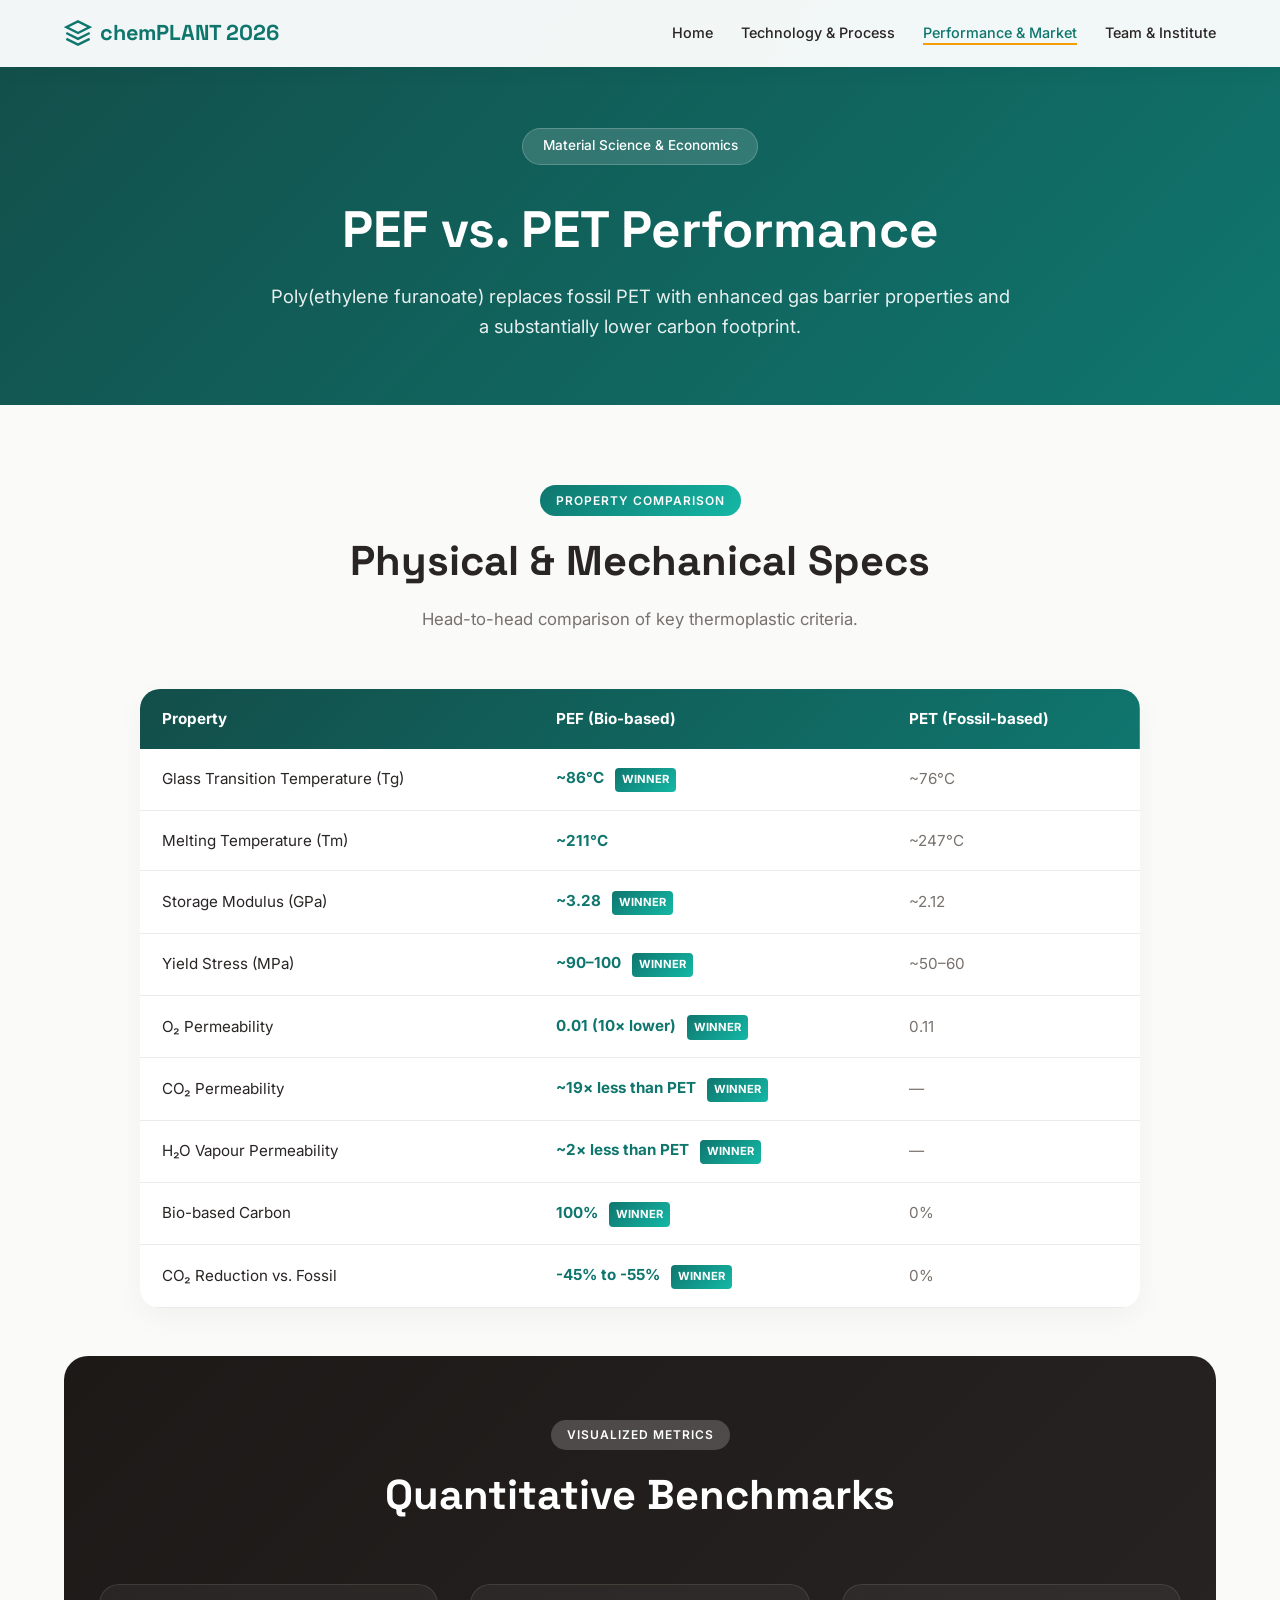
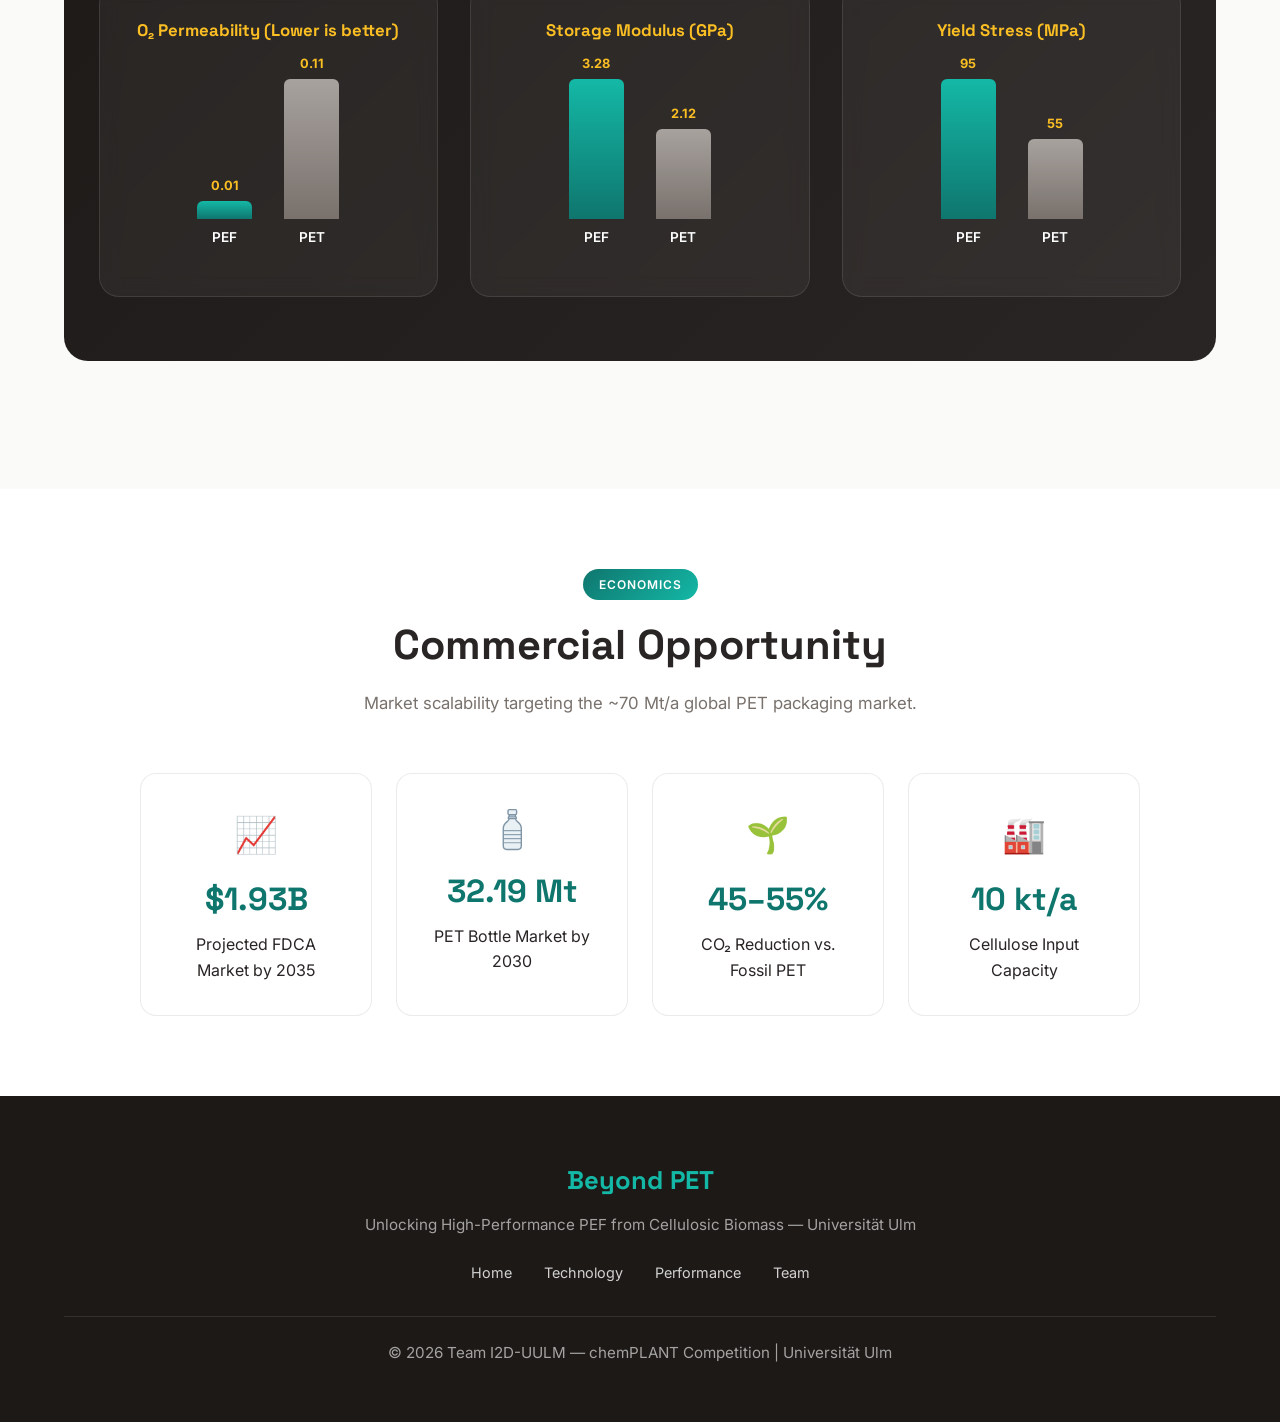
<file: performance.html>
<!DOCTYPE html>
<html lang="en">
<head>
    <meta charset="UTF-8">
    <meta name="viewport" content="width=device-width, initial-scale=1.0">
    <title>Performance &amp; Market | Beyond PET</title>
    <link href="https://fonts.googleapis.com/css2?family=Inter:wght@300;400;500;600;700;800&amp;family=Space+Grotesk:wght@500;700&amp;display=swap" rel="stylesheet">
    <link rel="stylesheet" href="./styles.css">
    <style>
        .market-icon {
            font-size: 2.2rem;
            margin-bottom: 0.75rem;
            min-height: 48px;
            display: flex;
            align-items: center;
            justify-content: center;
        }
        .market-icon svg {
            height: 44px;
            width: auto;
            display: block;
        }
    </style>
</head>
<body>

    <nav class="navbar">
        <a href="index.html" class="logo">
            <svg viewBox="0 0 24 24" fill="none" stroke="currentColor" stroke-width="2">
                <path d="M12 2L2 7l10 5 10-5-10-5z"/><path d="M2 17l10 5 10-5"/><path d="M2 12l10 5 10-5"/>
            </svg>
            chemPLANT 2026
        </a>
        <ul class="nav-links" id="navLinks">
            <li><a href="index.html">Home</a></li>
            <li><a href="technology.html">Technology &amp; Process</a></li>
            <li><a href="performance.html" class="active">Performance &amp; Market</a></li>
            <li><a href="team.html">Team &amp; Institute</a></li>
        </ul>
        <button class="mobile-menu-btn" id="mobileMenuBtn">☰</button>
    </nav>

    <header class="page-header">
        <span class="badge">Material Science &amp; Economics</span>
        <h1>PEF vs. PET Performance</h1>
        <p>Poly(ethylene furanoate) replaces fossil PET with enhanced gas barrier properties and a substantially lower carbon footprint.</p>
    </header>

    <section>
        <div class="section-header">
            <span class="section-tag">Property Comparison</span>
            <h2 class="section-title">Physical &amp; Mechanical Specs</h2>
            <p class="section-desc">Head-to-head comparison of key thermoplastic criteria.</p>
        </div>

        <div class="comparison-table-wrapper">
            <table class="comparison-table">
                <thead>
                    <tr>
                        <th>Property</th>
                        <th>PEF (Bio-based)</th>
                        <th>PET (Fossil-based)</th>
                    </tr>
                </thead>
                <tbody>
                    <tr>
                        <td>Glass Transition Temperature (Tg)</td>
                        <td class="pef-value">~86°C <span class="winner-badge">WINNER</span></td>
                        <td class="pet-value">~76°C</td>
                    </tr>
                    <tr>
                        <td>Melting Temperature (Tm)</td>
                        <td class="pef-value">~211°C</td>
                        <td class="pet-value">~247°C</td>
                    </tr>
                    <tr>
                        <td>Storage Modulus (GPa)</td>
                        <td class="pef-value">~3.28 <span class="winner-badge">WINNER</span></td>
                        <td class="pet-value">~2.12</td>
                    </tr>
                    <tr>
                        <td>Yield Stress (MPa)</td>
                        <td class="pef-value">~90–100 <span class="winner-badge">WINNER</span></td>
                        <td class="pet-value">~50–60</td>
                    </tr>
                    <tr>
                        <td>O₂ Permeability</td>
                        <td class="pef-value">0.01 (10× lower) <span class="winner-badge">WINNER</span></td>
                        <td class="pet-value">0.11</td>
                    </tr>
                    <tr>
                        <td>CO₂ Permeability</td>
                        <td class="pef-value">~19× less than PET <span class="winner-badge">WINNER</span></td>
                        <td class="pet-value">—</td>
                    </tr>
                    <tr>
                        <td>H₂O Vapour Permeability</td>
                        <td class="pef-value">~2× less than PET <span class="winner-badge">WINNER</span></td>
                        <td class="pet-value">—</td>
                    </tr>
                    <tr>
                        <td>Bio-based Carbon</td>
                        <td class="pef-value">100% <span class="winner-badge">WINNER</span></td>
                        <td class="pet-value">0%</td>
                    </tr>
                    <tr>
                        <td>CO₂ Reduction vs. Fossil</td>
                        <td class="pef-value">-45% to -55% <span class="winner-badge">WINNER</span></td>
                        <td class="pet-value">0%</td>
                    </tr>
                </tbody>
            </table>
        </div>

        <div class="chart-section">
            <div class="section-header">
                <span class="section-tag" style="background: rgba(255,255,255,0.2); color: #fff;">Visualized Metrics</span>
                <h2 class="section-title">Quantitative Benchmarks</h2>
            </div>
            <div class="charts-grid">
                <div class="chart-card">
                    <h3>O₂ Permeability (Lower is better)</h3>
                    <div class="bar-chart">
                        <div class="bar-group">
                            <div class="bar bar-pef" style="height: 18px;"><span class="bar-value">0.01</span></div>
                            <span class="bar-label">PEF</span>
                        </div>
                        <div class="bar-group">
                            <div class="bar bar-pet" style="height: 140px;"><span class="bar-value">0.11</span></div>
                            <span class="bar-label">PET</span>
                        </div>
                    </div>
                </div>

                <div class="chart-card">
                    <h3>Storage Modulus (GPa)</h3>
                    <div class="bar-chart">
                        <div class="bar-group">
                            <div class="bar bar-pef" style="height: 140px;"><span class="bar-value">3.28</span></div>
                            <span class="bar-label">PEF</span>
                        </div>
                        <div class="bar-group">
                            <div class="bar bar-pet" style="height: 90px;"><span class="bar-value">2.12</span></div>
                            <span class="bar-label">PET</span>
                        </div>
                    </div>
                </div>

                <div class="chart-card">
                    <h3>Yield Stress (MPa)</h3>
                    <div class="bar-chart">
                        <div class="bar-group">
                            <div class="bar bar-pef" style="height: 140px;"><span class="bar-value">95</span></div>
                            <span class="bar-label">PEF</span>
                        </div>
                        <div class="bar-group">
                            <div class="bar bar-pet" style="height: 80px;"><span class="bar-value">55</span></div>
                            <span class="bar-label">PET</span>
                        </div>
                    </div>
                </div>
            </div>
        </div>
    </section>

    <section style="background: var(--white);">
        <div class="section-header">
            <span class="section-tag">Economics</span>
            <h2 class="section-title">Commercial Opportunity</h2>
            <p class="section-desc">Market scalability targeting the ~70 Mt/a global PET packaging market.</p>
        </div>

        <div class="market-grid">
            <div class="market-card">
                <div class="market-icon">📈</div>
                <div class="market-value">$1.93B</div>
                <div>Projected FDCA Market by 2035</div>
            </div>
            <div class="market-card">
                <div class="market-icon">
                    <svg viewBox="0 0 26 40" xmlns="http://www.w3.org/2000/svg" role="img" aria-label="Clear plastic bottle">
                        <g fill="#eaf1f5" stroke="#7f95a6" stroke-width="1.25" stroke-linejoin="round" stroke-linecap="round">
                            <path d="M10.2,6 L10.2,9.2 C10.2,10.5 9.6,11.4 8.6,12.2 C6.2,14 4.8,16 4.8,18.6 L4.8,34.4 C4.8,36.3 6.2,37.7 8,37.7 L18,37.7 C19.8,37.7 21.2,36.3 21.2,34.4 L21.2,18.6 C21.2,16 19.8,14 17.4,12.2 C16.4,11.4 15.8,10.5 15.8,9.2 L15.8,6 Z"/>
                            <rect x="9.1" y="1.5" width="7.8" height="4.6" rx="1"/>
                            <rect x="9.3" y="8.1" width="7.4" height="1.6" rx="0.7"/>
                        </g>
                        <g stroke="#7f95a6" stroke-width="1.1" stroke-linecap="round" opacity="0.85">
                            <path d="M5.2,20.5 H20.8"/>
                            <path d="M5.2,24.2 H20.8"/>
                            <path d="M5.2,27.9 H20.8"/>
                            <path d="M5.2,31.6 H20.8"/>
                        </g>
                    </svg>
                </div>
                <div class="market-value">32.19 Mt</div>
                <div>PET Bottle Market by 2030</div>
            </div>
            <div class="market-card">
                <div class="market-icon">🌱</div>
                <div class="market-value">45–55%</div>
                <div>CO₂ Reduction vs. Fossil PET</div>
            </div>
            <div class="market-card">
                <div class="market-icon">🏭</div>
                <div class="market-value">10 kt/a</div>
                <div>Cellulose Input Capacity</div>
            </div>
        </div>
    </section>

    <footer class="footer">
        <div class="footer-logo">Beyond PET</div>
        <p>Unlocking High-Performance PEF from Cellulosic Biomass — Universität Ulm</p>
        <div class="footer-links">
            <a href="index.html">Home</a>
            <a href="technology.html">Technology</a>
            <a href="performance.html">Performance</a>
            <a href="team.html">Team</a>
        </div>
        <div class="footer-bottom">
            <p>© 2026 Team I2D-UULM — chemPLANT Competition | Universität Ulm</p>
        </div>
    </footer>

    <script>
        const mobileMenuBtn = document.getElementById('mobileMenuBtn');
        const navLinks = document.getElementById('navLinks');
        mobileMenuBtn.addEventListener('click', () => navLinks.classList.toggle('active'));
    </script>
</body>
</html>
</file>
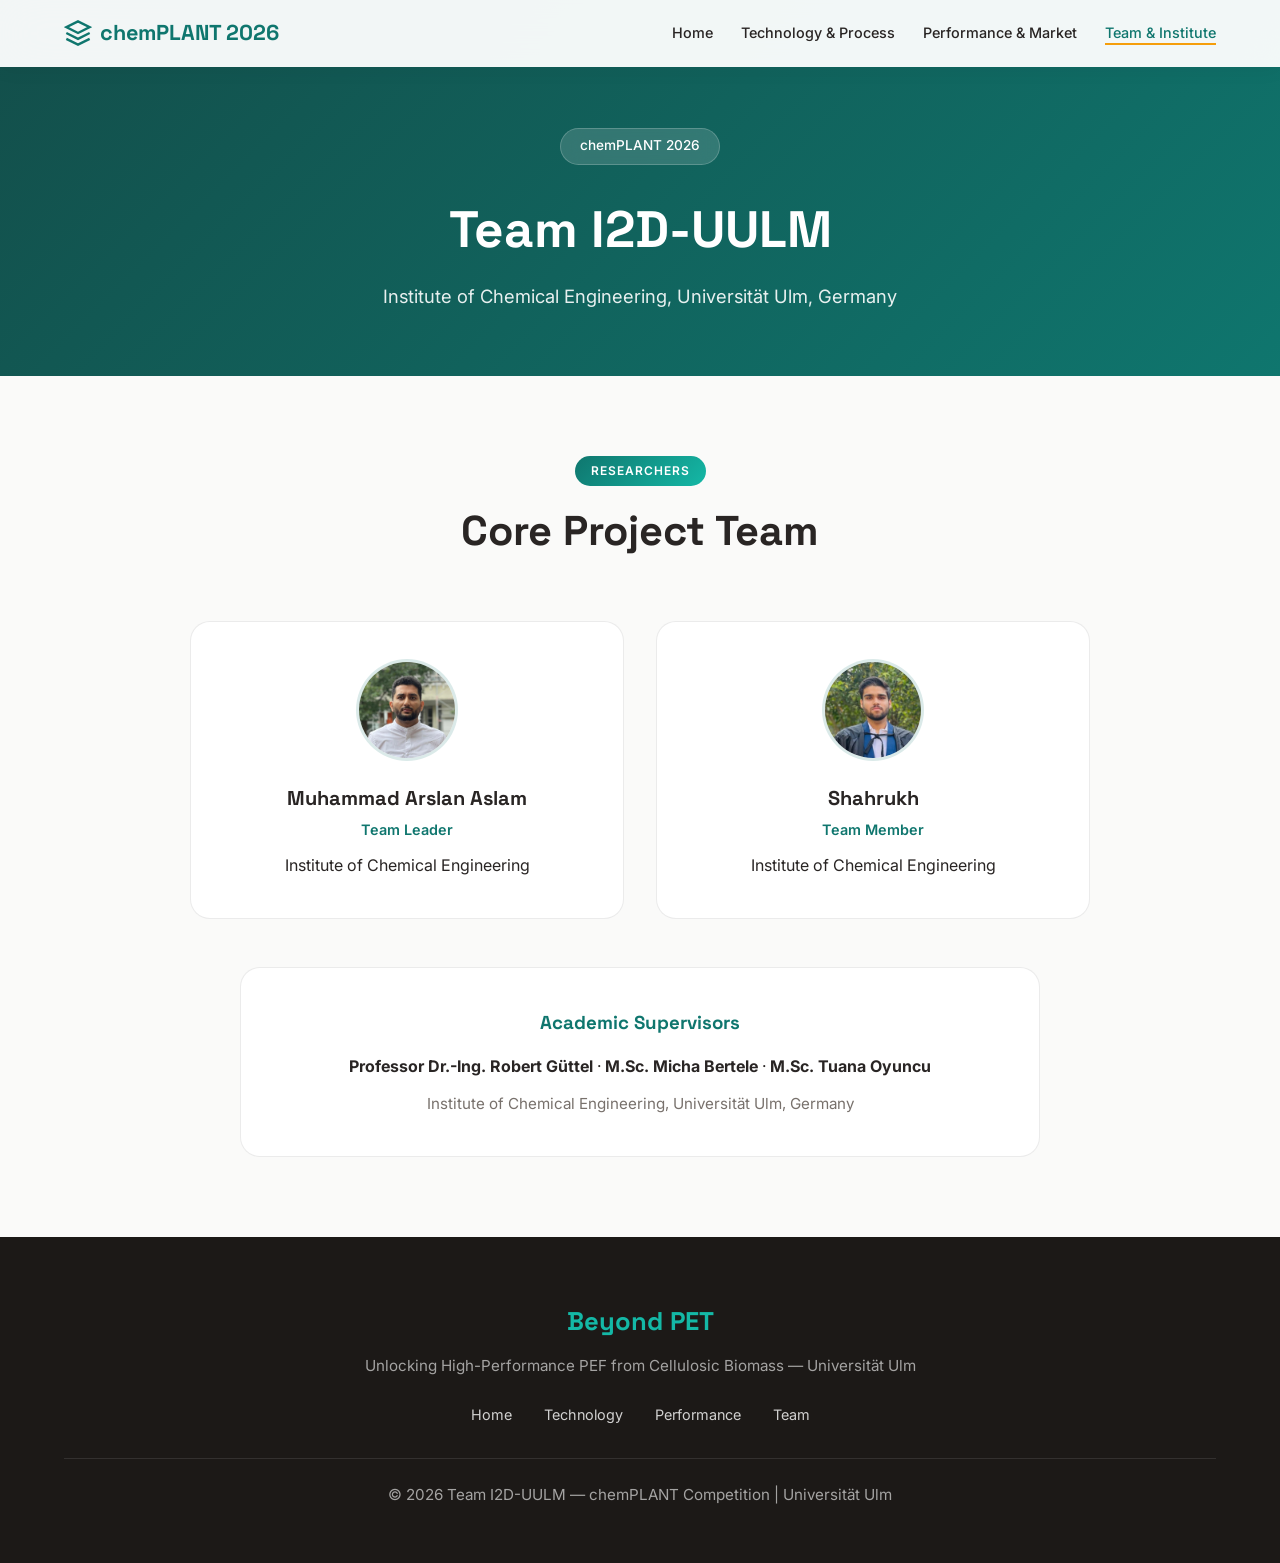
<file: team.html>
<!DOCTYPE html>
<html lang="en">
<head>
    <meta charset="UTF-8">
    <meta name="viewport" content="width=device-width, initial-scale=1.0">
    <title>Team &amp; Supervision | Beyond PET</title>
    <link href="https://fonts.googleapis.com/css2?family=Inter:wght@300;400;500;600;700;800&amp;family=Space+Grotesk:wght@500;700&amp;display=swap" rel="stylesheet">
    <link rel="stylesheet" href="./styles.css">
</head>
<body>

    <nav class="navbar">
        <a href="index.html" class="logo">
            <svg viewBox="0 0 24 24" fill="none" stroke="currentColor" stroke-width="2">
                <path d="M12 2L2 7l10 5 10-5-10-5z"/><path d="M2 17l10 5 10-5"/><path d="M2 12l10 5 10-5"/>
            </svg>
            chemPLANT 2026
        </a>
        <ul class="nav-links" id="navLinks">
            <li><a href="index.html">Home</a></li>
            <li><a href="technology.html">Technology &amp; Process</a></li>
            <li><a href="performance.html">Performance &amp; Market</a></li>
            <li><a href="team.html" class="active">Team &amp; Institute</a></li>
        </ul>
        <button class="mobile-menu-btn" id="mobileMenuBtn">☰</button>
    </nav>

    <header class="page-header">
        <span class="badge">chemPLANT 2026</span>
        <h1>Team I2D-UULM</h1>
        <p>Institute of Chemical Engineering, Universität Ulm, Germany</p>
    </header>

    <section>
        <div class="section-header">
            <span class="section-tag">Researchers</span>
            <h2 class="section-title">Core Project Team</h2>
        </div>

        <div class="team-grid">
            <div class="team-card">
                <div class="team-avatar">
                    <img src="./muhammad-arslan-aslam.jpg"
                         alt="Muhammad Arslan Aslam"
                         width="96" height="96" decoding="async"
                         onerror="this.closest('.team-avatar').classList.add('avatar-missing');">
                    <span class="avatar-initials" aria-hidden="true">MA</span>
                </div>
                <h3>Muhammad Arslan Aslam</h3>
                <div class="team-role">Team Leader</div>
                <p>Institute of Chemical Engineering</p>
            </div>

            <div class="team-card">
                <div class="team-avatar">
                    <img src="./shahrukh.jpg"
                         alt="Shahrukh"
                         width="96" height="96" decoding="async"
                         onerror="this.closest('.team-avatar').classList.add('avatar-missing');">
                    <span class="avatar-initials" aria-hidden="true">S</span>
                </div>
                <h3>Shahrukh</h3>
                <div class="team-role">Team Member</div>
                <p>Institute of Chemical Engineering</p>
            </div>
        </div>

        <div class="supervisors">
            <h3>Academic Supervisors</h3>
            <p>
                <strong>Professor Dr.-Ing. Robert Güttel</strong> · 
                <strong>M.Sc. Micha Bertele</strong> · 
                <strong>M.Sc. Tuana Oyuncu</strong>
            </p>
            <p style="margin-top: 0.75rem; font-size: 0.95rem; color: var(--text-light);">Institute of Chemical Engineering, Universität Ulm, Germany</p>
        </div>
    </section>

    <footer class="footer">
        <div class="footer-logo">Beyond PET</div>
        <p>Unlocking High-Performance PEF from Cellulosic Biomass — Universität Ulm</p>
        <div class="footer-links">
            <a href="index.html">Home</a>
            <a href="technology.html">Technology</a>
            <a href="performance.html">Performance</a>
            <a href="team.html">Team</a>
        </div>
        <div class="footer-bottom">
            <p>© 2026 Team I2D-UULM — chemPLANT Competition | Universität Ulm</p>
        </div>
    </footer>

    <script>
        const mobileMenuBtn = document.getElementById('mobileMenuBtn');
        const navLinks = document.getElementById('navLinks');
        mobileMenuBtn.addEventListener('click', () => navLinks.classList.toggle('active'));
    </script>
</body>
</html>
</file>
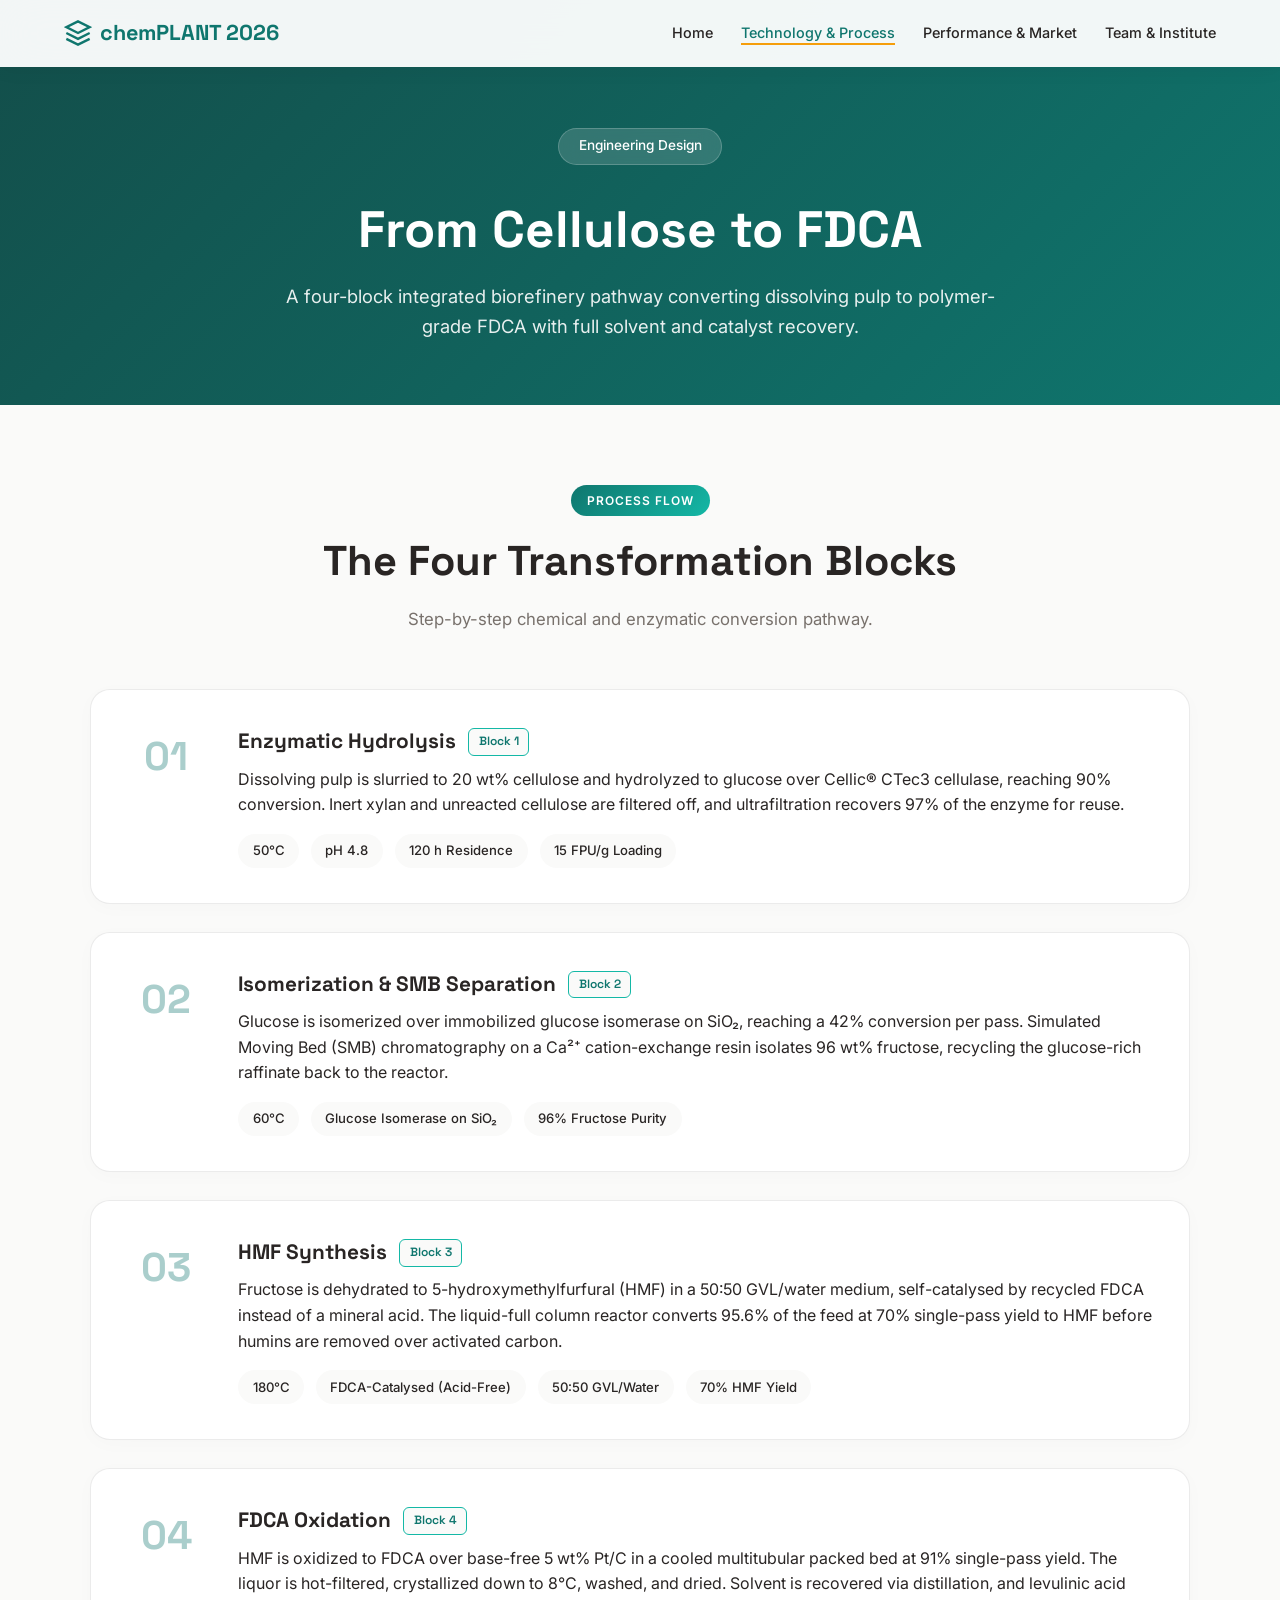
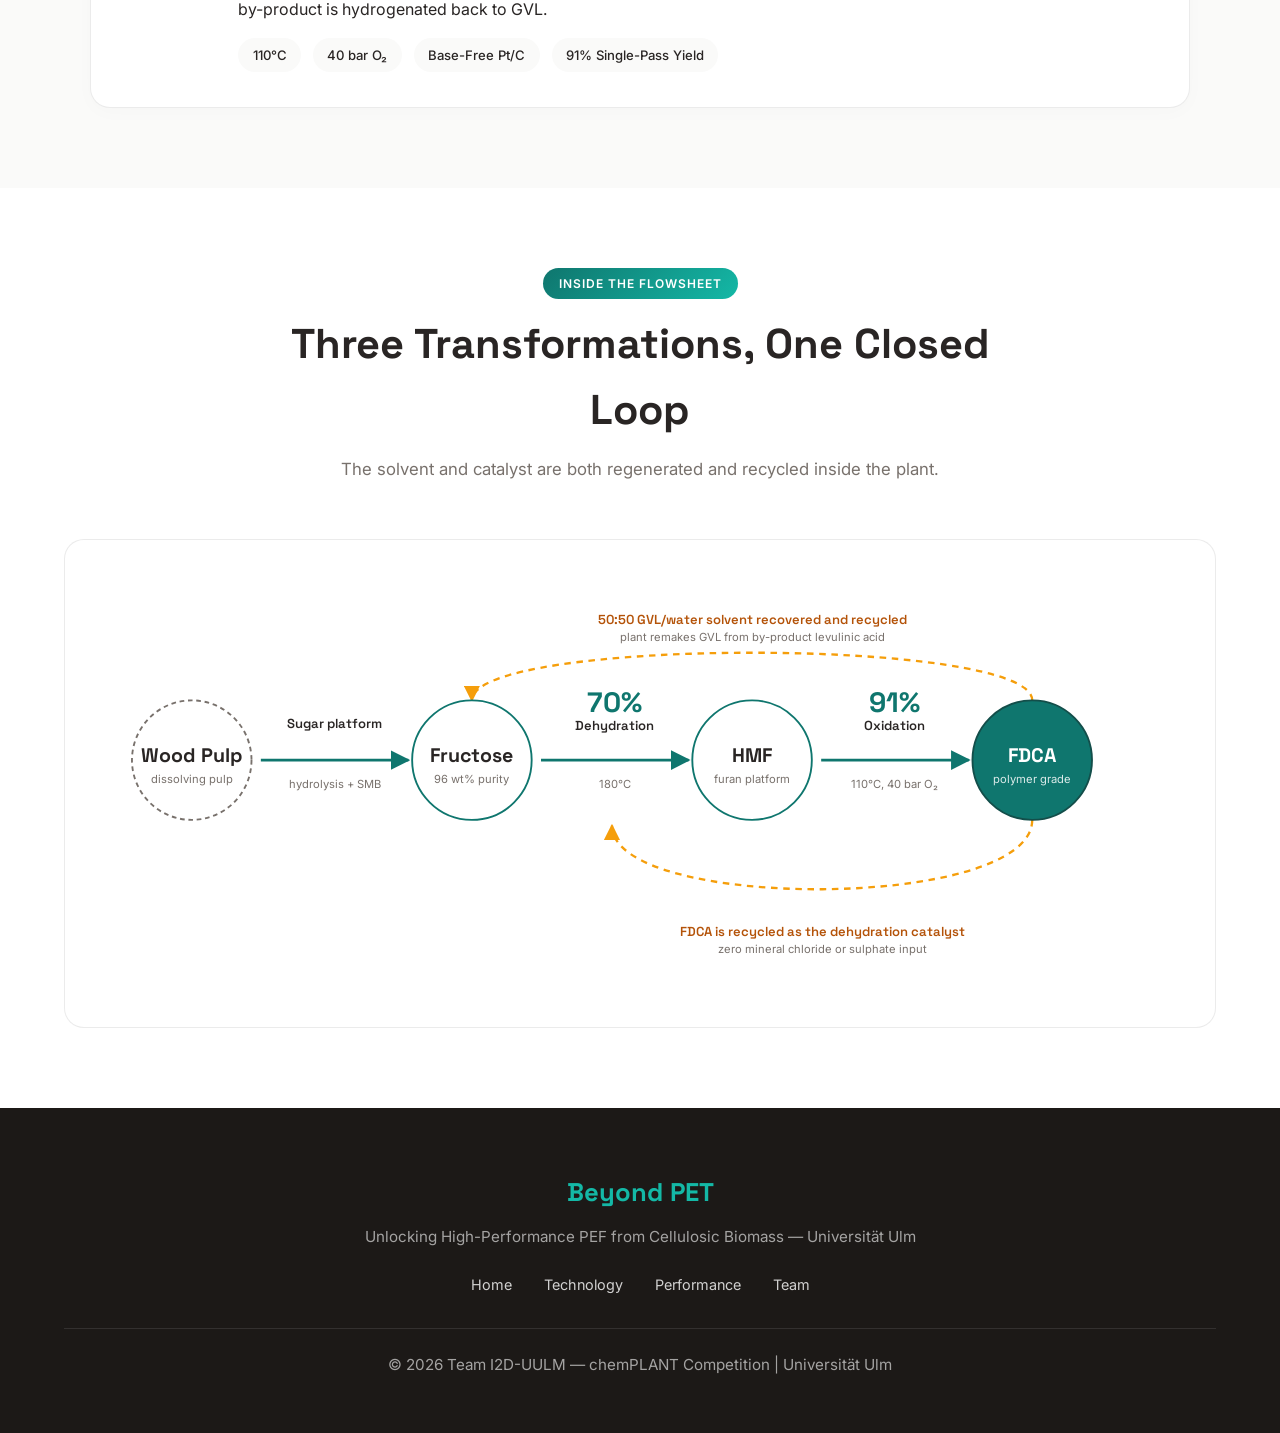
<file: technology.html>
<!DOCTYPE html>
<html lang="en">
<head>
    <meta charset="UTF-8">
    <meta name="viewport" content="width=device-width, initial-scale=1.0">
    <title>Technology &amp; Process | Beyond PET</title>
    <link href="https://fonts.googleapis.com/css2?family=Inter:wght@300;400;500;600;700;800&amp;family=Space+Grotesk:wght@500;700&amp;display=swap" rel="stylesheet">
    <link rel="stylesheet" href="./styles.css">
</head>
<body>

    <nav class="navbar">
        <a href="index.html" class="logo">
            <svg viewBox="0 0 24 24" fill="none" stroke="currentColor" stroke-width="2">
                <path d="M12 2L2 7l10 5 10-5-10-5z"/><path d="M2 17l10 5 10-5"/><path d="M2 12l10 5 10-5"/>
            </svg>
            chemPLANT 2026
        </a>
        <ul class="nav-links" id="navLinks">
            <li><a href="index.html">Home</a></li>
            <li><a href="technology.html" class="active">Technology &amp; Process</a></li>
            <li><a href="performance.html">Performance &amp; Market</a></li>
            <li><a href="team.html">Team &amp; Institute</a></li>
        </ul>
        <button class="mobile-menu-btn" id="mobileMenuBtn">☰</button>
    </nav>

    <header class="page-header">
        <span class="badge">Engineering Design</span>
        <h1>From Cellulose to FDCA</h1>
        <p>A four-block integrated biorefinery pathway converting dissolving pulp to polymer-grade FDCA with full solvent and catalyst recovery.</p>
    </header>

    <section>
        <div class="section-header">
            <span class="section-tag">Process Flow</span>
            <h2 class="section-title">The Four Transformation Blocks</h2>
            <p class="section-desc">Step-by-step chemical and enzymatic conversion pathway.</p>
        </div>

        <div class="process-flow">
            <div class="process-step">
                <div class="step-number">01</div>
                <div class="step-content">
                    <h3>Enzymatic Hydrolysis <span class="step-badge">Block 1</span></h3>
                    <p>Dissolving pulp is slurried to 20 wt% cellulose and hydrolyzed to glucose over Cellic® CTec3 cellulase, reaching 90% conversion. Inert xylan and unreacted cellulose are filtered off, and ultrafiltration recovers 97% of the enzyme for reuse.</p>
                    <div class="step-details">
                        <div class="detail-chip">50°C</div>
                        <div class="detail-chip">pH 4.8</div>
                        <div class="detail-chip">120 h Residence</div>
                        <div class="detail-chip">15 FPU/g Loading</div>
                    </div>
                </div>
            </div>

            <div class="process-step">
                <div class="step-number">02</div>
                <div class="step-content">
                    <h3>Isomerization &amp; SMB Separation <span class="step-badge">Block 2</span></h3>
                    <p>Glucose is isomerized over immobilized glucose isomerase on SiO₂, reaching a 42% conversion per pass. Simulated Moving Bed (SMB) chromatography on a Ca²⁺ cation-exchange resin isolates 96 wt% fructose, recycling the glucose-rich raffinate back to the reactor.</p>
                    <div class="step-details">
                        <div class="detail-chip">60°C</div>
                        <div class="detail-chip">Glucose Isomerase on SiO₂</div>
                        <div class="detail-chip">96% Fructose Purity</div>
                    </div>
                </div>
            </div>

            <div class="process-step">
                <div class="step-number">03</div>
                <div class="step-content">
                    <h3>HMF Synthesis <span class="step-badge">Block 3</span></h3>
                    <p>Fructose is dehydrated to 5-hydroxymethylfurfural (HMF) in a 50:50 GVL/water medium, self-catalysed by recycled FDCA instead of a mineral acid. The liquid-full column reactor converts 95.6% of the feed at 70% single-pass yield to HMF before humins are removed over activated carbon.</p>
                    <div class="step-details">
                        <div class="detail-chip">180°C</div>
                        <div class="detail-chip">FDCA-Catalysed (Acid-Free)</div>
                        <div class="detail-chip">50:50 GVL/Water</div>
                        <div class="detail-chip">70% HMF Yield</div>
                    </div>
                </div>
            </div>

            <div class="process-step">
                <div class="step-number">04</div>
                <div class="step-content">
                    <h3>FDCA Oxidation <span class="step-badge">Block 4</span></h3>
                    <p>HMF is oxidized to FDCA over base-free 5 wt% Pt/C in a cooled multitubular packed bed at 91% single-pass yield. The liquor is hot-filtered, crystallized down to 8°C, washed, and dried. Solvent is recovered via distillation, and levulinic acid by-product is hydrogenated back to GVL.</p>
                    <div class="step-details">
                        <div class="detail-chip">110°C</div>
                        <div class="detail-chip">40 bar O₂</div>
                        <div class="detail-chip">Base-Free Pt/C</div>
                        <div class="detail-chip">91% Single-Pass Yield</div>
                    </div>
                </div>
            </div>
        </div>
    </section>

    <section style="background: var(--white);">
        <div class="section-header">
            <span class="section-tag">Inside the Flowsheet</span>
            <h2 class="section-title">Three Transformations, One Closed Loop</h2>
            <p class="section-desc">The solvent and catalyst are both regenerated and recycled inside the plant.</p>
        </div>

        <div class="chain-wrap">
            <div class="chain-scroll">
                <svg class="chain-svg" viewBox="0 0 1180 470" xmlns="http://www.w3.org/2000/svg">
                    <defs>
                        <marker id="ch-fwd" viewBox="0 0 10 10" refX="9" refY="5" markerWidth="7" markerHeight="7" orient="auto-start-reverse"><path d="M0,0 L10,5 L0,10 z" fill="#0f766e"/></marker>
                        <marker id="ch-loop" viewBox="0 0 10 10" refX="9" refY="5" markerWidth="7" markerHeight="7" orient="auto-start-reverse"><path d="M0,0 L10,5 L0,10 z" fill="#f59e0b"/></marker>
                    </defs>
                    <path d="M1010,146 C 1010,78 410,78 410,146" class="chain-loop" marker-end="url(#ch-loop)"/>
                    <text x="710.0" y="64" text-anchor="middle" class="chain-loop-label">50:50 GVL/water solvent recovered and recycled</text>
                    <text x="710.0" y="82" text-anchor="middle" class="chain-loop-sub">plant remakes GVL from by-product levulinic acid</text>
                    <path d="M1010,274 C 1010,372 560.0,372 560.0,280" class="chain-loop" marker-end="url(#ch-loop)"/>
                    <text x="785.0" y="398" text-anchor="middle" class="chain-loop-label">FDCA is recycled as the dehydration catalyst</text>
                    <text x="785.0" y="417" text-anchor="middle" class="chain-loop-sub">zero mineral chloride or sulphate input</text>
                    <line x1="184" y1="210" x2="342" y2="210" class="chain-arrow" marker-end="url(#ch-fwd)"/>
                    <text x="263.0" y="176" text-anchor="middle" class="chain-step">Sugar platform</text>
                    <text x="263.0" y="240" text-anchor="middle" class="chain-step-note">hydrolysis + SMB</text>
                    <line x1="484" y1="210" x2="642" y2="210" class="chain-arrow" marker-end="url(#ch-fwd)"/>
                    <text x="563.0" y="158" text-anchor="middle" class="chain-yield">70%</text>
                    <text x="563.0" y="178" text-anchor="middle" class="chain-step">Dehydration</text>
                    <text x="563.0" y="240" text-anchor="middle" class="chain-step-note">180°C</text>
                    <line x1="784" y1="210" x2="942" y2="210" class="chain-arrow" marker-end="url(#ch-fwd)"/>
                    <text x="863.0" y="158" text-anchor="middle" class="chain-yield">91%</text>
                    <text x="863.0" y="178" text-anchor="middle" class="chain-step">Oxidation</text>
                    <text x="863.0" y="240" text-anchor="middle" class="chain-step-note">110°C, 40 bar O₂</text>
                    <circle cx="110" cy="210" r="64" class="chain-node-feed"/>
                    <text x="110" y="212" text-anchor="middle" class="chain-name">Wood Pulp</text>
                    <text x="110" y="234" text-anchor="middle" class="chain-sub">dissolving pulp</text>
                    <circle cx="410" cy="210" r="64" class="chain-node"/>
                    <text x="410" y="212" text-anchor="middle" class="chain-name">Fructose</text>
                    <text x="410" y="234" text-anchor="middle" class="chain-sub">96 wt% purity</text>
                    <circle cx="710" cy="210" r="64" class="chain-node"/>
                    <text x="710" y="212" text-anchor="middle" class="chain-name">HMF</text>
                    <text x="710" y="234" text-anchor="middle" class="chain-sub">furan platform</text>
                    <circle cx="1010" cy="210" r="64" class="chain-node-product"/>
                    <text x="1010" y="212" text-anchor="middle" class="chain-name-invert">FDCA</text>
                    <text x="1010" y="234" text-anchor="middle" class="chain-sub-invert">polymer grade</text>
                </svg>
            </div>
        </div>
    </section>

    <footer class="footer">
        <div class="footer-logo">Beyond PET</div>
        <p>Unlocking High-Performance PEF from Cellulosic Biomass — Universität Ulm</p>
        <div class="footer-links">
            <a href="index.html">Home</a>
            <a href="technology.html">Technology</a>
            <a href="performance.html">Performance</a>
            <a href="team.html">Team</a>
        </div>
        <div class="footer-bottom">
            <p>© 2026 Team I2D-UULM — chemPLANT Competition | Universität Ulm</p>
        </div>
    </footer>

    <script>
        const mobileMenuBtn = document.getElementById('mobileMenuBtn');
        const navLinks = document.getElementById('navLinks');
        mobileMenuBtn.addEventListener('click', () => navLinks.classList.toggle('active'));
    </script>
</body>
</html>
</file>
<file: styles.css>
:root {
    --primary: #0f766e;
    --primary-light: #14b8a6;
    --primary-dark: #134e4a;
    --accent: #f59e0b;
    --accent-light: #fbbf24;
    --bg: #fafaf9;
    --bg-dark: #1c1917;
    --text: #292524;
    --text-light: #78716c;
    --white: #ffffff;
    --border: rgba(0, 0, 0, 0.08);
}

* {
    margin: 0;
    padding: 0;
    box-sizing: border-box;
}

html {
    scroll-behavior: smooth;
}

body {
    font-family: 'Inter', sans-serif;
    background: var(--bg);
    color: var(--text);
    line-height: 1.6;
    overflow-x: hidden;
}

/* Custom Scrollbar */
::-webkit-scrollbar {
    width: 8px;
}
::-webkit-scrollbar-track {
    background: var(--bg);
}
::-webkit-scrollbar-thumb {
    background: var(--primary);
    border-radius: 4px;
}

/* Navigation */
.navbar {
    position: fixed;
    top: 0;
    width: 100%;
    z-index: 1000;
    padding: 1rem 5%;
    display: flex;
    justify-content: space-between;
    align-items: center;
    background: rgba(255, 255, 255, 0.95);
    backdrop-filter: blur(20px);
    box-shadow: 0 2px 20px rgba(0, 0, 0, 0.05);
    transition: all 0.3s ease;
}

.logo {
    font-family: 'Space Grotesk', sans-serif;
    font-weight: 700;
    font-size: 1.35rem;
    color: var(--primary);
    text-decoration: none;
    display: flex;
    align-items: center;
    gap: 0.5rem;
}

.logo svg {
    width: 28px;
    height: 28px;
}

.nav-links {
    display: flex;
    gap: 1.75rem;
    list-style: none;
}

.nav-links a {
    text-decoration: none;
    color: var(--text);
    font-weight: 500;
    font-size: 0.9rem;
    position: relative;
    transition: color 0.3s;
}

.nav-links a:hover,
.nav-links a.active {
    color: var(--primary);
}

.nav-links a::after {
    content: '';
    position: absolute;
    bottom: -4px;
    left: 0;
    width: 0;
    height: 2px;
    background: var(--accent);
    transition: width 0.3s;
}

.nav-links a:hover::after,
.nav-links a.active::after {
    width: 100%;
}

.mobile-menu-btn {
    display: none;
    background: none;
    border: none;
    cursor: pointer;
    color: var(--text);
    font-size: 1.5rem;
}

/* Page Headers / Hero */
.hero {
    min-height: 90vh;
    position: relative;
    display: flex;
    align-items: center;
    justify-content: center;
    overflow: hidden;
    background: linear-gradient(135deg, var(--primary-dark) 0%, var(--primary) 50%, var(--primary-light) 100%);
    padding-top: 5rem;
}

#canvas-container {
    position: absolute;
    top: 0;
    left: 0;
    width: 100%;
    height: 100%;
    z-index: 1;
}

.hero-content {
    position: relative;
    z-index: 2;
    text-align: center;
    color: var(--white);
    max-width: 900px;
    padding: 0 2rem;
}

.page-header {
    background: linear-gradient(135deg, var(--primary-dark) 0%, var(--primary) 100%);
    color: var(--white);
    padding: 8rem 5% 4rem;
    text-align: center;
}

.page-header h1 {
    font-family: 'Space Grotesk', sans-serif;
    font-size: clamp(2rem, 4vw, 3.2rem);
    margin-bottom: 0.75rem;
}

.page-header p {
    font-size: 1.15rem;
    opacity: 0.9;
    max-width: 750px;
    margin: 0 auto;
}

.badge {
    display: inline-flex;
    align-items: center;
    gap: 0.5rem;
    background: rgba(255, 255, 255, 0.15);
    backdrop-filter: blur(10px);
    padding: 0.4rem 1.2rem;
    border-radius: 50px;
    font-size: 0.85rem;
    font-weight: 500;
    margin-bottom: 1.5rem;
    border: 1px solid rgba(255, 255, 255, 0.2);
}

.hero h1 {
    font-family: 'Space Grotesk', sans-serif;
    font-size: clamp(2.2rem, 5vw, 4rem);
    font-weight: 700;
    line-height: 1.15;
    margin-bottom: 1.5rem;
}

.hero h1 span {
    color: var(--accent-light);
}

.hero-subtitle {
    font-size: clamp(1rem, 2vw, 1.2rem);
    opacity: 0.92;
    max-width: 720px;
    margin: 0 auto 2.5rem;
}

.hero-stats {
    display: flex;
    justify-content: center;
    gap: 3rem;
    margin-top: 2.5rem;
}

.stat-item {
    text-align: center;
}

.stat-number {
    font-family: 'Space Grotesk', sans-serif;
    font-size: 2.5rem;
    font-weight: 700;
    color: var(--accent-light);
}

.stat-label {
    font-size: 0.85rem;
    opacity: 0.85;
}

/* Sections */
section {
    padding: 5rem 5%;
    position: relative;
}

.section-header {
    text-align: center;
    max-width: 800px;
    margin: 0 auto 3.5rem;
}

.section-tag {
    display: inline-block;
    background: linear-gradient(135deg, var(--primary), var(--primary-light));
    color: var(--white);
    padding: 0.35rem 1rem;
    border-radius: 50px;
    font-size: 0.75rem;
    font-weight: 600;
    text-transform: uppercase;
    letter-spacing: 1px;
    margin-bottom: 0.75rem;
}

.section-title {
    font-family: 'Space Grotesk', sans-serif;
    font-size: clamp(1.8rem, 3.5vw, 2.6rem);
    font-weight: 700;
    color: var(--text);
    margin-bottom: 0.75rem;
}

.section-desc {
    color: var(--text-light);
    font-size: 1.05rem;
}

/* Overview Cards */
.overview-grid {
    display: grid;
    grid-template-columns: repeat(auto-fit, minmax(300px, 1fr));
    gap: 2rem;
    max-width: 1200px;
    margin: 0 auto;
}

.overview-card {
    background: var(--white);
    border-radius: 20px;
    padding: 2.5rem;
    border: 1px solid var(--border);
    transition: all 0.3s ease;
    display: flex;
    flex-direction: column;
    justify-content: space-between;
}

.overview-card:hover {
    transform: translateY(-5px);
    box-shadow: 0 15px 35px rgba(15, 118, 110, 0.08);
}

.overview-card h3 {
    font-family: 'Space Grotesk', sans-serif;
    font-size: 1.35rem;
    margin-bottom: 0.75rem;
    color: var(--text);
}

.overview-card p {
    color: var(--text-light);
    font-size: 0.95rem;
    margin-bottom: 1.5rem;
}

.card-link {
    font-weight: 600;
    font-size: 0.9rem;
    color: var(--primary);
    text-decoration: none;
    display: inline-flex;
    align-items: center;
    gap: 0.4rem;
}

.card-link:hover {
    color: var(--primary-dark);
}

/* Process Steps */
.process-flow {
    display: flex;
    flex-direction: column;
    gap: 1.75rem;
    max-width: 1100px;
    margin: 0 auto;
}

.process-step {
    display: grid;
    grid-template-columns: 80px 1fr;
    gap: 2rem;
    align-items: start;
    background: var(--white);
    border-radius: 20px;
    padding: 2.2rem;
    border: 1px solid var(--border);
    box-shadow: 0 4px 20px rgba(0, 0, 0, 0.02);
}

.step-number {
    font-family: 'Space Grotesk', sans-serif;
    font-size: 2.5rem;
    font-weight: 700;
    color: var(--primary);
    opacity: 0.35;
    text-align: center;
}

.step-content h3 {
    font-family: 'Space Grotesk', sans-serif;
    font-size: 1.3rem;
    color: var(--text);
    margin-bottom: 0.5rem;
    display: flex;
    align-items: center;
    gap: 0.75rem;
}

.step-badge {
    background: var(--bg);
    color: var(--primary);
    padding: 0.2rem 0.6rem;
    border-radius: 6px;
    font-size: 0.75rem;
    font-weight: 600;
    border: 1px solid var(--primary-light);
}

.step-details {
    display: flex;
    flex-wrap: wrap;
    gap: 0.75rem;
    margin-top: 1rem;
}

.detail-chip {
    display: flex;
    align-items: center;
    gap: 0.4rem;
    background: var(--bg);
    padding: 0.4rem 0.9rem;
    border-radius: 50px;
    font-size: 0.82rem;
    color: var(--text);
    font-weight: 500;
}

/* Flowsheet SVG */
.chain-wrap {
    max-width: 1180px;
    margin: 0 auto;
}

.chain-scroll {
    overflow-x: auto;
    background: var(--white);
    border: 1px solid var(--border);
    border-radius: 20px;
    padding: 1.5rem;
}

.chain-svg {
    display: block;
    width: 100%;
    min-width: 900px;
    height: auto;
}

.chain-node { fill: #ffffff; stroke: var(--primary); stroke-width: 2; }
.chain-node-feed { fill: #ffffff; stroke: var(--text-light); stroke-width: 2; stroke-dasharray: 5 4; }
.chain-node-product { fill: var(--primary); stroke: var(--primary-dark); stroke-width: 2; }
.chain-name { font-family: 'Space Grotesk', sans-serif; font-weight: 700; font-size: 21px; fill: var(--text); }
.chain-name-invert { font-family: 'Space Grotesk', sans-serif; font-weight: 700; font-size: 21px; fill: #ffffff; }
.chain-sub { font-family: 'Inter', sans-serif; font-size: 12px; fill: var(--text-light); }
.chain-sub-invert { font-family: 'Inter', sans-serif; font-size: 12px; fill: rgba(255,255,255,0.85); }
.chain-arrow { stroke: var(--primary); stroke-width: 3; fill: none; }
.chain-yield { font-family: 'Space Grotesk', sans-serif; font-weight: 700; font-size: 30px; fill: var(--primary); }
.chain-step { font-family: 'Space Grotesk', sans-serif; font-weight: 600; font-size: 14px; fill: var(--text); }
.chain-step-note { font-family: 'Inter', sans-serif; font-size: 12px; fill: var(--text-light); }
.chain-loop { stroke: var(--accent); stroke-width: 2.5; fill: none; stroke-dasharray: 7 6; }
.chain-loop-label { font-family: 'Space Grotesk', sans-serif; font-weight: 600; font-size: 14px; fill: #b45309; }
.chain-loop-sub { font-family: 'Inter', sans-serif; font-size: 12px; fill: var(--text-light); }

/* Table */
.comparison-table-wrapper {
    overflow-x: auto;
    border-radius: 20px;
    box-shadow: 0 10px 30px rgba(0,0,0,0.04);
    max-width: 1000px;
    margin: 0 auto 3rem;
}

.comparison-table {
    width: 100%;
    border-collapse: collapse;
    background: var(--white);
    font-size: 0.95rem;
}

.comparison-table thead {
    background: linear-gradient(135deg, var(--primary-dark), var(--primary));
    color: var(--white);
}

.comparison-table th, .comparison-table td {
    padding: 1.1rem 1.4rem;
    text-align: left;
}

.comparison-table td {
    border-bottom: 1px solid var(--border);
}

.pef-value { color: var(--primary); font-weight: 700; }
.pet-value { color: var(--text-light); }
.winner-badge {
    display: inline-block;
    background: linear-gradient(135deg, var(--primary), var(--primary-light));
    color: var(--white);
    padding: 0.2rem 0.45rem;
    border-radius: 4px;
    font-size: 0.7rem;
    font-weight: 700;
    margin-left: 0.4rem;
}

/* Charts & Market */
.chart-section {
    background: linear-gradient(135deg, var(--bg-dark), #292524);
    color: var(--white);
    border-radius: 24px;
    margin: 3rem auto;
    max-width: 1200px;
    padding: 4rem 3%;
}

.chart-section .section-title { color: var(--white); }
.chart-section .section-desc { color: rgba(255,255,255,0.7); }

.charts-grid {
    display: grid;
    grid-template-columns: repeat(auto-fit, minmax(280px, 1fr));
    gap: 2rem;
}

.chart-card {
    background: rgba(255,255,255,0.05);
    backdrop-filter: blur(10px);
    border: 1px solid rgba(255,255,255,0.1);
    border-radius: 20px;
    padding: 2rem;
    text-align: center;
}

.chart-card h3 {
    font-family: 'Space Grotesk', sans-serif;
    font-size: 1.05rem;
    margin-bottom: 1.5rem;
    color: var(--accent-light);
}

.bar-chart {
    display: flex;
    align-items: flex-end;
    justify-content: center;
    gap: 2rem;
    height: 180px;
    margin-bottom: 1rem;
}

.bar-group { display: flex; flex-direction: column; align-items: center; gap: 0.5rem; }
.bar { width: 55px; border-radius: 6px 6px 0 0; position: relative; }
.bar-pef { background: linear-gradient(to top, var(--primary), var(--primary-light)); }
.bar-pet { background: linear-gradient(to top, #78716c, #a8a29e); }
.bar-label { font-size: 0.85rem; font-weight: 600; color: var(--white); }
.bar-value {
    position: absolute;
    top: -25px;
    left: 50%;
    transform: translateX(-50%);
    font-size: 0.8rem;
    font-weight: 700;
    color: var(--accent-light);
}

.market-grid {
    display: grid;
    grid-template-columns: repeat(auto-fit, minmax(220px, 1fr));
    gap: 1.5rem;
    max-width: 1000px;
    margin: 0 auto;
}

.market-card {
    background: var(--white);
    border-radius: 16px;
    padding: 2rem;
    text-align: center;
    border: 1px solid var(--border);
}

.market-value {
    font-family: 'Space Grotesk', sans-serif;
    font-size: 2rem;
    font-weight: 700;
    color: var(--primary);
    margin-bottom: 0.4rem;
}

/* Team */
.team-grid {
    display: grid;
    grid-template-columns: repeat(auto-fit, minmax(280px, 1fr));
    gap: 2rem;
    max-width: 900px;
    margin: 0 auto;
}

.team-card {
    background: var(--white);
    border-radius: 20px;
    padding: 2.5rem;
    text-align: center;
    border: 1px solid var(--border);
    transition: all 0.3s ease;
}

.team-card:hover {
    transform: translateY(-5px);
    box-shadow: 0 15px 30px rgba(0, 0, 0, 0.05);
}

.team-avatar {
    position: relative;
    width: 96px;
    height: 96px;
    border-radius: 50%;
    margin: 0 auto 1.5rem;
    overflow: hidden;
    background: var(--bg);
    box-shadow: 0 0 0 3px rgba(15, 118, 110, 0.15);
}

.team-avatar img { width: 100%; height: 100%; object-fit: cover; }

/* Shown only if the photo file fails to load, so the card never renders empty */
.avatar-initials {
    display: none;
    position: absolute;
    inset: 0;
    align-items: center;
    justify-content: center;
    font-family: 'Space Grotesk', sans-serif;
    font-size: 1.75rem;
    font-weight: 700;
    color: var(--white);
    background: linear-gradient(135deg, var(--primary), var(--primary-light));
}

.team-avatar.avatar-missing img { display: none; }
.team-avatar.avatar-missing .avatar-initials { display: flex; }
.team-card h3 { font-family: 'Space Grotesk', sans-serif; font-size: 1.25rem; margin-bottom: 0.25rem; }
.team-role { color: var(--primary); font-weight: 600; font-size: 0.9rem; margin-bottom: 0.75rem; }

.supervisors {
    margin-top: 3rem;
    text-align: center;
    padding: 2.5rem;
    background: var(--white);
    border-radius: 20px;
    max-width: 800px;
    margin-left: auto;
    margin-right: auto;
    border: 1px solid var(--border);
}

.supervisors h3 {
    font-family: 'Space Grotesk', sans-serif;
    color: var(--primary);
    margin-bottom: 1rem;
}

/* Footer */
.footer {
    background: var(--bg-dark);
    color: var(--white);
    padding: 4rem 5% 2rem;
    text-align: center;
}

.footer-logo {
    font-family: 'Space Grotesk', sans-serif;
    font-size: 1.6rem;
    font-weight: 700;
    margin-bottom: 0.75rem;
    color: var(--primary-light);
}

.footer p { color: rgba(255, 255, 255, 0.6); max-width: 600px; margin: 0 auto 1.5rem; font-size: 0.95rem; }
.footer-links { display: flex; justify-content: center; gap: 2rem; margin-bottom: 2rem; }
.footer-links a { color: rgba(255, 255, 255, 0.8); text-decoration: none; font-size: 0.9rem; }
.footer-links a:hover { color: var(--accent-light); }
.footer-bottom { border-top: 1px solid rgba(255, 255, 255, 0.1); padding-top: 1.5rem; color: rgba(255, 255, 255, 0.4); font-size: 0.8rem; }

@media (max-width: 768px) {
    .nav-links {
        display: none;
        position: absolute;
        top: 100%;
        left: 0;
        width: 100%;
        background: var(--white);
        flex-direction: column;
        padding: 1.5rem;
        box-shadow: 0 10px 30px rgba(0,0,0,0.1);
    }
    .nav-links.active { display: flex; }
    .mobile-menu-btn { display: block; }
    .hero-stats { flex-direction: column; gap: 1.5rem; }
    .process-step { grid-template-columns: 1fr; text-align: center; }
}

/* ---------- Entrance animations ---------- */

@keyframes fadeInUp {
    from { opacity: 0; transform: translateY(30px); }
    to   { opacity: 1; transform: translateY(0); }
}

/* Hero elements cascade in on page load */
.hero .badge     { animation: fadeInUp 1s ease 0.05s both; }
.hero h1         { animation: fadeInUp 1s ease 0.20s both; }
.hero-subtitle   { animation: fadeInUp 1s ease 0.40s both; }
.hero-stats      { animation: fadeInUp 1s ease 0.60s both; }

/* Scroll reveal. Scoped to .js so that if JavaScript fails or is blocked,
   the content stays visible instead of being stuck at opacity 0. */
.js .reveal {
    opacity: 0;
    transform: translateY(30px);
    transition: opacity 0.8s ease, transform 0.8s ease;
    will-change: opacity, transform;
}

.js .reveal.active {
    opacity: 1;
    transform: translateY(0);
}

.stat-number { font-variant-numeric: tabular-nums; }

@media (prefers-reduced-motion: reduce) {
    html { scroll-behavior: auto; }
    *, *::before, *::after {
        animation-duration: 0.01ms !important;
        transition-duration: 0.01ms !important;
    }
    .js .reveal { opacity: 1; transform: none; }
}
</file>
